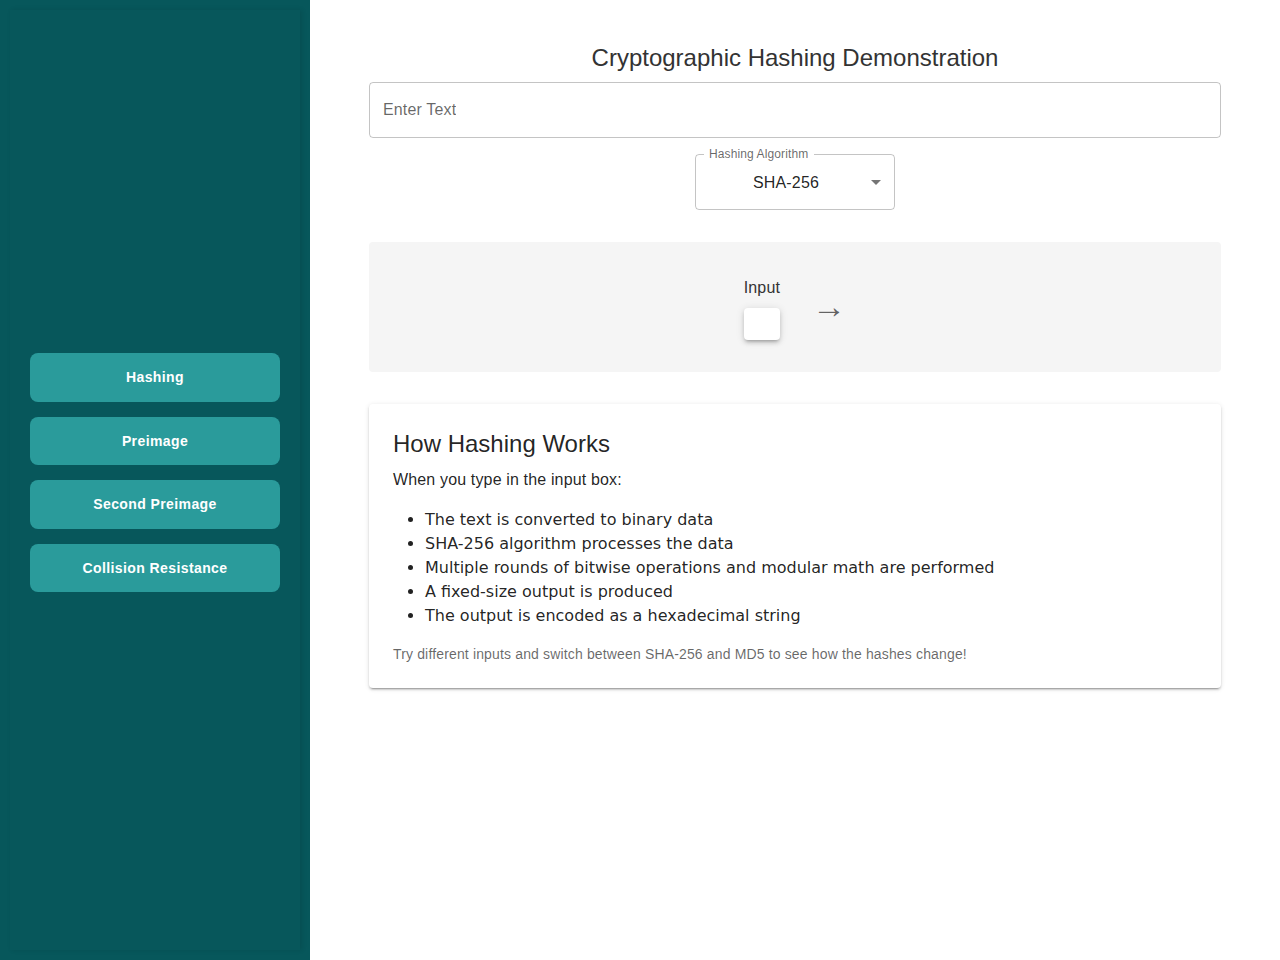
<file: simulation/index.html>
<!doctype html>
<html lang="en">
  <head>
    <meta charset="UTF-8" />
    <link rel="icon" type="image/svg+xml" href="/vite.svg" />
    <meta name="viewport" content="width=device-width, initial-scale=1.0" />
    <title>Vite + React</title>
    <script type="module" crossorigin src="./js/index-BKW_NXoA.js"></script>
    <link rel="stylesheet" crossorigin href="./css/index-DaJ2K-bg.css">
  </head>
  <body>
    <div id="root"></div>

  <script src="../assets/js/iframeResize.js"></script>
        
        </body>
</html>
</file>
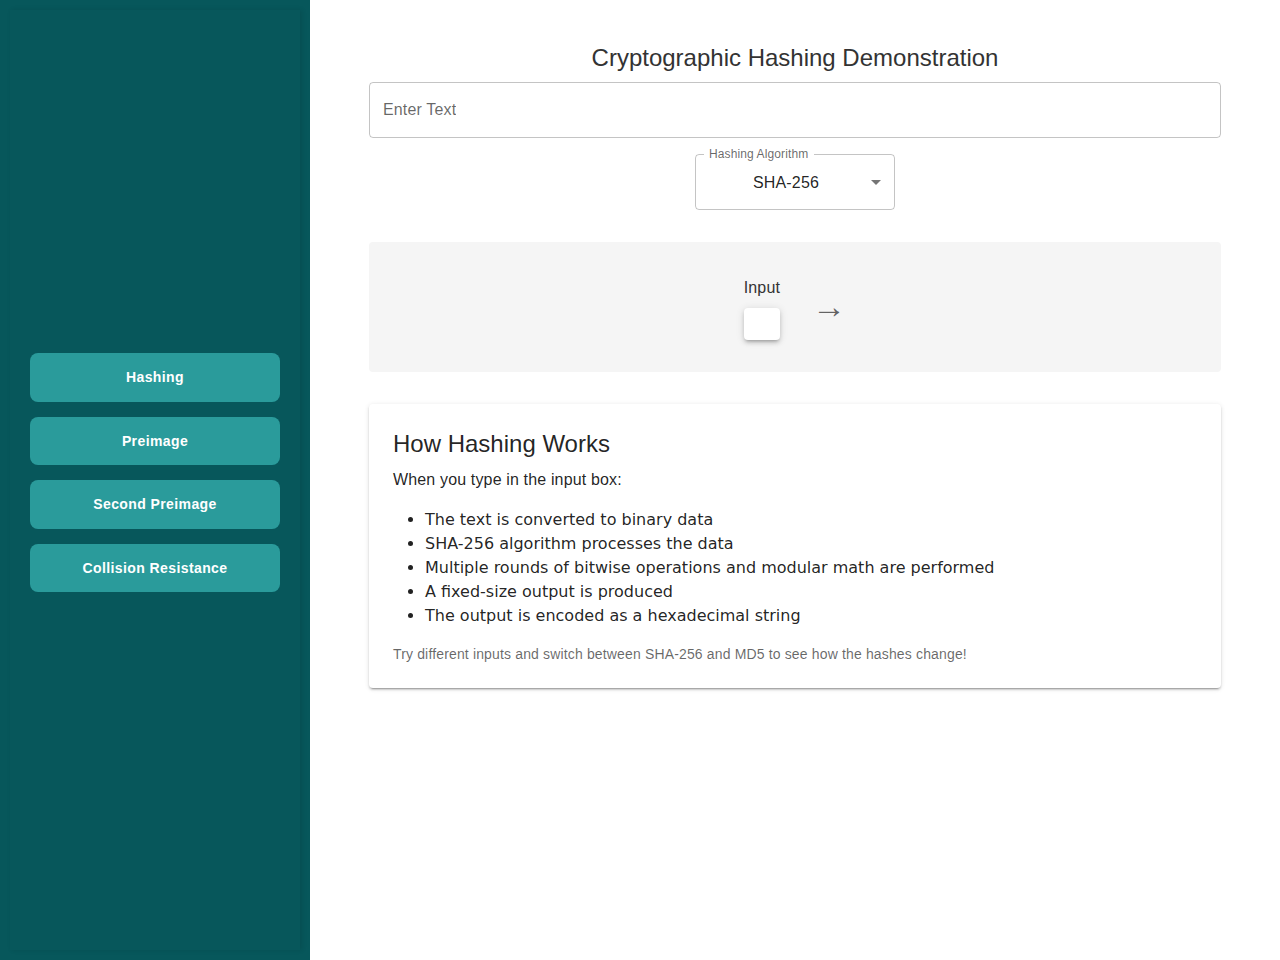
<file: experiment/simulation/index.html>
<!doctype html>
<html lang="en">
  <head>
    <meta charset="UTF-8" />
    <link rel="icon" type="image/svg+xml" href="/vite.svg" />
    <meta name="viewport" content="width=device-width, initial-scale=1.0" />
    <title>Vite + React</title>
    <script type="module" crossorigin src="./js/index-BKW_NXoA.js"></script>
    <link rel="stylesheet" crossorigin href="./css/index-DaJ2K-bg.css">
  </head>
  <body>
    <div id="root"></div>

  </body>
</html>
</file>
<file: simulation/css/index-DaJ2K-bg.css>
.container{display:flex;justify-content:flex-start;align-items:center;height:100vh}.main-container{display:flex;min-height:100vh;align-items:stretch}.left-column,.middle-column{padding:10px;box-sizing:border-box;display:flex;flex-direction:column}.left-column{flex:.33;background-color:#07575b;color:#fff;justify-content:center;align-items:center}.middle-column{flex:2;background-color:#fff;color:#333}.sidebar{display:flex;flex-direction:column;justify-content:center;align-items:flex-start;padding:20px;width:250px;height:100vh;box-shadow:2px 0 5px #0000001a}.sidebar .MuiButton-root{margin-bottom:15px;padding:12px 20px;background-color:#2a9b9b;color:#fff;text-transform:none;font-weight:700;border-radius:8px;transition:background-color .3s ease,transform .2s ease;text-align:left;width:100%}.sidebar .MuiButton-root:hover{background-color:#218383;transform:translate(5px)}.sidebar .MuiButton-root:active{background-color:#1a6b6b;transform:translate(0)}.sidebar .MuiButton-root.active{background-color:#218383;border-left:4px solid #ff6b6b}:root{font-family:Inter,system-ui,Avenir,Helvetica,Arial,sans-serif;line-height:1.5;font-weight:400;color-scheme:light dark;color:#ffffffde;font-synthesis:none;text-rendering:optimizeLegibility;-webkit-font-smoothing:antialiased;-moz-osx-font-smoothing:grayscale}a{font-weight:500;color:#646cff;text-decoration:inherit}a:hover{color:#535bf2}body{margin:0;min-height:100vh}h1{font-size:3.2em;line-height:1.1}button{border-radius:8px;border:1px solid transparent;padding:.6em 1.2em;font-size:1em;font-weight:500;font-family:inherit;background-color:#1a1a1a;cursor:pointer;transition:border-color .25s}button:hover{border-color:#646cff}button:focus,button:focus-visible{outline:4px auto -webkit-focus-ring-color}@media (prefers-color-scheme: light){:root{color:#213547;background-color:#fff}a:hover{color:#747bff}button{background-color:#f9f9f9}}
</file>
<file: experiment/simulation/css/index-DaJ2K-bg.css>
.container{display:flex;justify-content:flex-start;align-items:center;height:100vh}.main-container{display:flex;min-height:100vh;align-items:stretch}.left-column,.middle-column{padding:10px;box-sizing:border-box;display:flex;flex-direction:column}.left-column{flex:.33;background-color:#07575b;color:#fff;justify-content:center;align-items:center}.middle-column{flex:2;background-color:#fff;color:#333}.sidebar{display:flex;flex-direction:column;justify-content:center;align-items:flex-start;padding:20px;width:250px;height:100vh;box-shadow:2px 0 5px #0000001a}.sidebar .MuiButton-root{margin-bottom:15px;padding:12px 20px;background-color:#2a9b9b;color:#fff;text-transform:none;font-weight:700;border-radius:8px;transition:background-color .3s ease,transform .2s ease;text-align:left;width:100%}.sidebar .MuiButton-root:hover{background-color:#218383;transform:translate(5px)}.sidebar .MuiButton-root:active{background-color:#1a6b6b;transform:translate(0)}.sidebar .MuiButton-root.active{background-color:#218383;border-left:4px solid #ff6b6b}:root{font-family:Inter,system-ui,Avenir,Helvetica,Arial,sans-serif;line-height:1.5;font-weight:400;color-scheme:light dark;color:#ffffffde;font-synthesis:none;text-rendering:optimizeLegibility;-webkit-font-smoothing:antialiased;-moz-osx-font-smoothing:grayscale}a{font-weight:500;color:#646cff;text-decoration:inherit}a:hover{color:#535bf2}body{margin:0;min-height:100vh}h1{font-size:3.2em;line-height:1.1}button{border-radius:8px;border:1px solid transparent;padding:.6em 1.2em;font-size:1em;font-weight:500;font-family:inherit;background-color:#1a1a1a;cursor:pointer;transition:border-color .25s}button:hover{border-color:#646cff}button:focus,button:focus-visible{outline:4px auto -webkit-focus-ring-color}@media (prefers-color-scheme: light){:root{color:#213547;background-color:#fff}a:hover{color:#747bff}button{background-color:#f9f9f9}}
</file>
